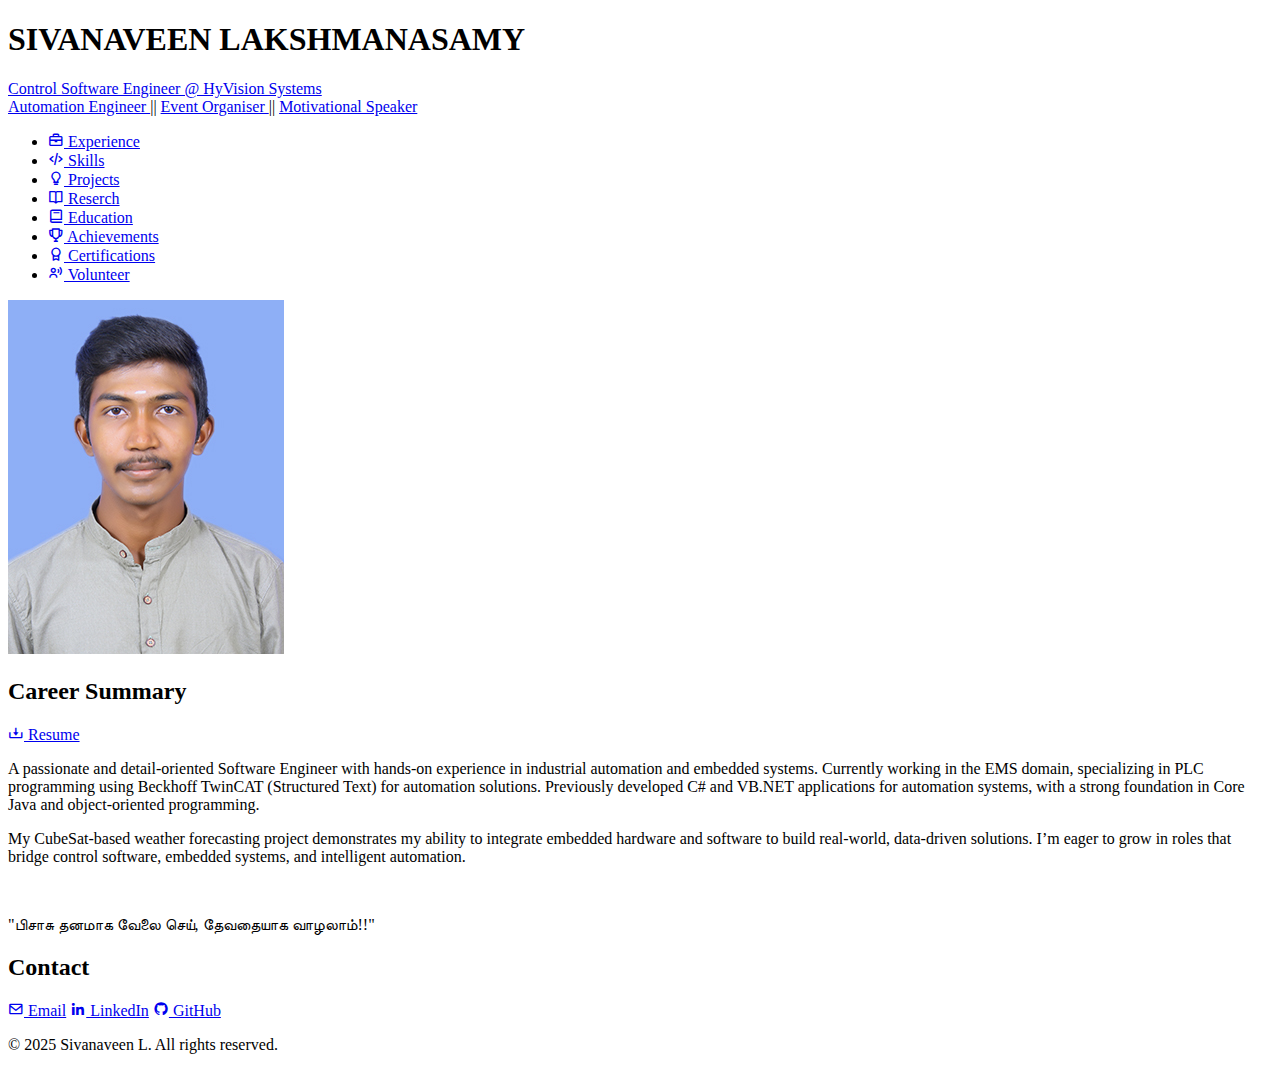
<file: index.html>
<!DOCTYPE html>
<html lang="en">
<head>
  <meta charset="UTF-8" />
  <meta name="viewport" content="width=device-width, initial-scale=1.0" />
  <title>Sivanaveen | Portfolio</title>
  <link rel="stylesheet" href="style.css" />
  <script src="script.js" defer></script>
  <link href="https://unpkg.com/boxicons@2.1.4/css/boxicons.min.css" rel="stylesheet" />
</head>

<body>
  <!-- HEADER -->
  <header class="top-header">
    <h1 class="name">SIVANAVEEN LAKSHMANASAMY</h1>
    <div class="roles">
      <a href="experience.html">Control Software Engineer @ HyVision Systems</a> 
    </div>
    <div class="roles">
      <a href="automation.html">Automation Engineer </a> ||
      <a href="projects.html"> Event Organiser </a> ||
      <a href="education.html">Motivational Speaker</a>
    </div>
  </header>

  <!-- NAVIGATION BAR -->
  <nav class="main-nav">
    <ul>
      <li><a href="experience.html"><i class='bx bx-briefcase'></i> Experience</a></li>
      <li><a href="skills.html"><i class='bx bx-code-alt'></i> Skills</a></li>
      <li><a href="projects.html"><i class='bx bx-bulb'></i> Projects</a></li>
      <li><a href="publications.html"><i class='bx bx-book-open'></i> Reserch </a></li>
      <li><a href="education.html"><i class='bx bx-book'></i> Education</a></li>
      <li><a href="achievements.html"><i class='bx bx-trophy'></i> Achievements</a></li>
    <li><a href="certifications.html"><i class='bx bx-award'></i> Certifications</a></li>
      <li><a href="volunteer.html"><i class='bx bx-user-voice'></i> Volunteer</a></li>
    </ul>
  </nav>

  <!-- CAREER SECTION -->
  <section class="career">
    <div class="career-container">
      <div class="photo-box">
        <img src="Sivanaveen L .jpg" alt="Siva Naveen" />
      </div>

      <div class="career-summary">
        <div class="summary-header">
          <h2>Career Summary</h2>
          <a href="Sivanaveen L Resume.pdf" download class="btn-download">
            <i class='bx bx-download'></i> Resume
          </a>
        </div>

        <p>
          A passionate and detail-oriented Software Engineer with hands-on experience in industrial automation and embedded systems.
          Currently working in the EMS domain, specializing in PLC programming using Beckhoff TwinCAT (Structured Text) for automation solutions.
          Previously developed C# and VB.NET applications for automation systems, with a strong foundation in Core Java and object-oriented programming.
        </p>

        <p>
          My CubeSat-based weather forecasting project demonstrates my ability to integrate embedded hardware and software to build real-world,
          data-driven solutions. I’m eager to grow in roles that bridge control software, embedded systems, and intelligent automation.
        </p>
        <br>
        <p> "பிசாசு தனமாக வேலை செய், தேவதையாக வாழலாம்!!"</p>
      </div>
    </div>
  </section>

  <!-- CONTACT SECTION -->
  <section class="contact">
    <h2>Contact</h2>
    <div class="contact-links">
      <a href="mailto:sivanaveenecemec@gmail.com"><i class='bx bx-envelope'></i> Email</a>
      <a href="https://www.linkedin.com/in/sivanaveen-l/" target="_blank"><i class='bx bxl-linkedin'></i> LinkedIn</a>
      <a href="https://github.com/sivanaveen27072004" target="_blank"><i class='bx bxl-github'></i> GitHub</a>
    </div>
  </section>

  <footer>
    <p>© 2025 Sivanaveen L. All rights reserved.</p>
  </footer>
</body>
</html>
</file>
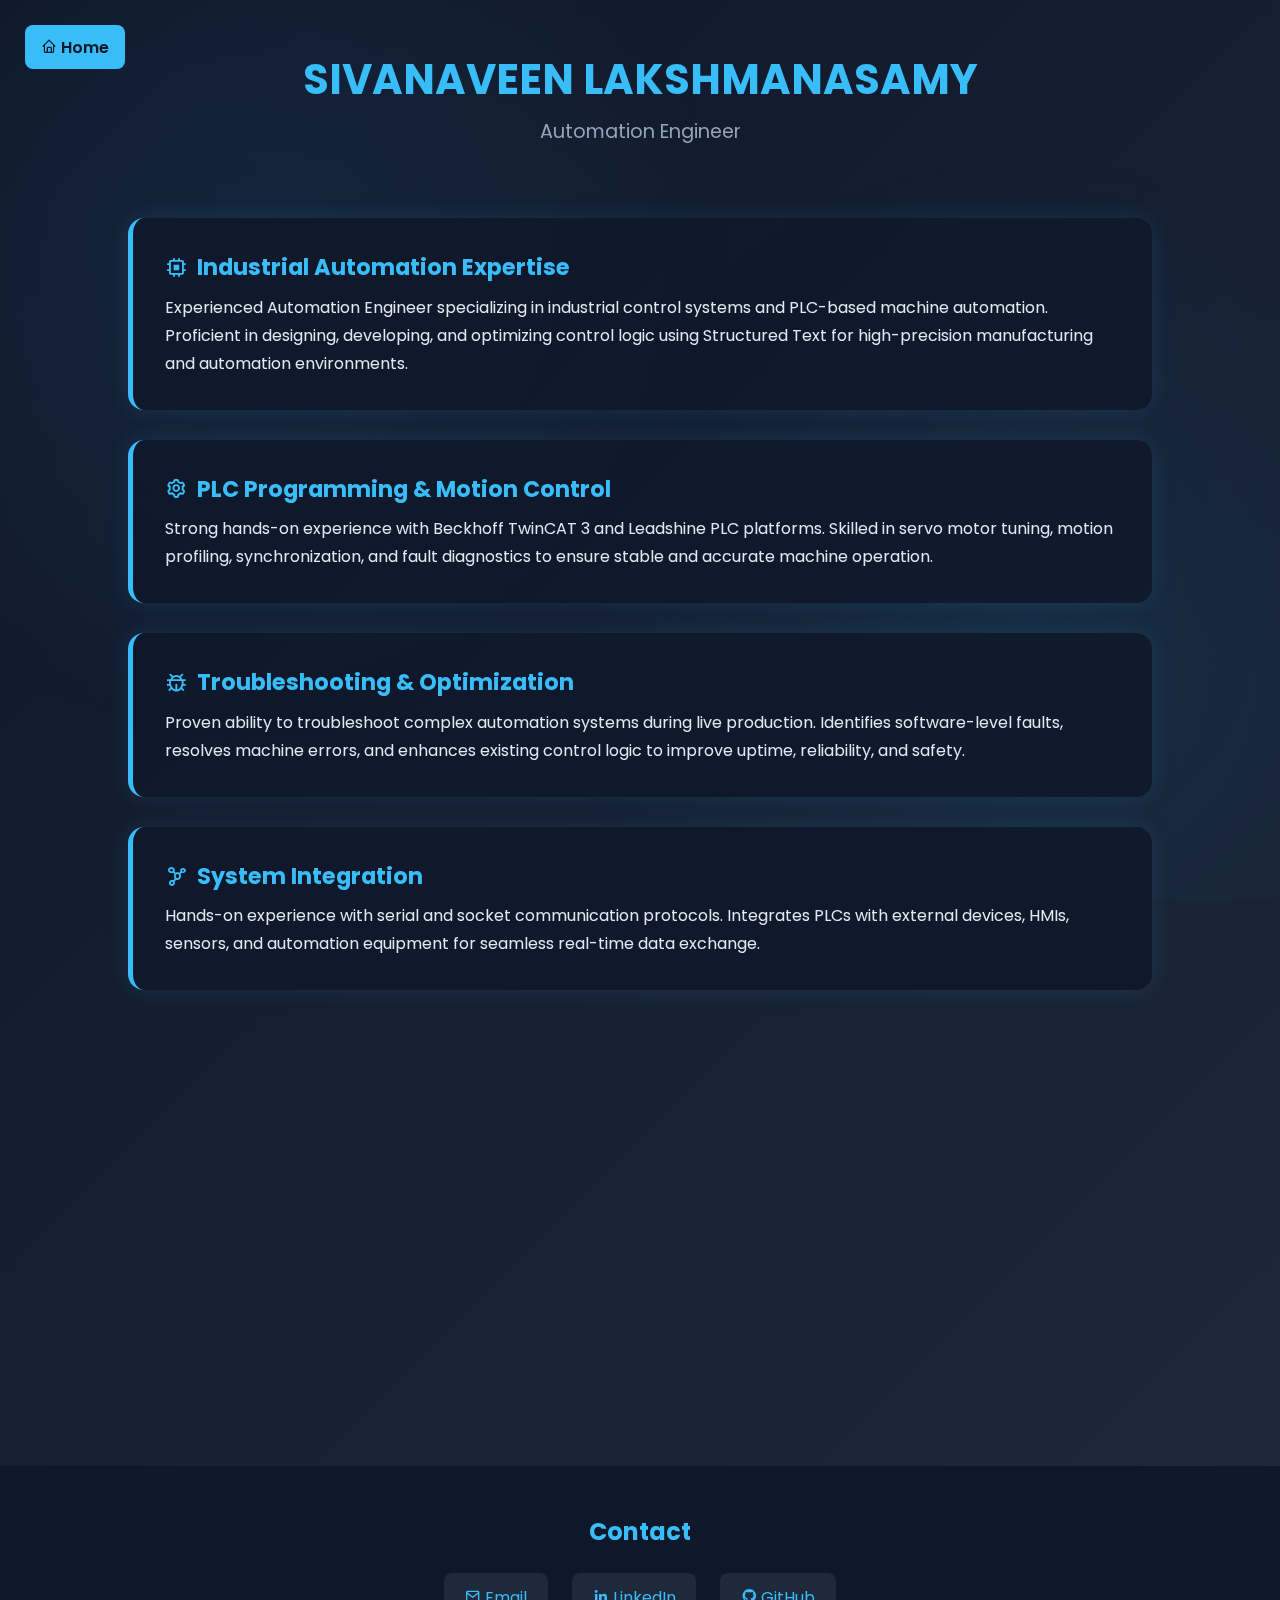
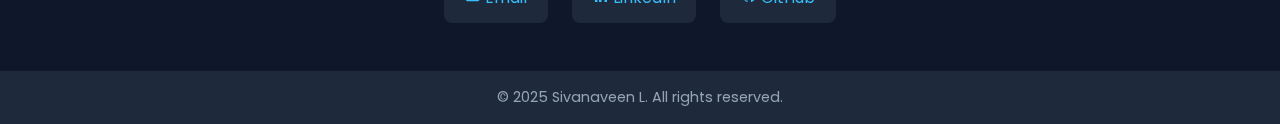
<file: automation.html>
<!DOCTYPE html>
<html lang="en">
<head>
  <meta charset="UTF-8" />
  <meta name="viewport" content="width=device-width, initial-scale=1.0" />
  <title>Automation Engineer | Sivanaveen L</title>

  <!-- Icons -->
  <link href="https://unpkg.com/boxicons@2.1.4/css/boxicons.min.css" rel="stylesheet">

  <!-- CSS -->
  <link rel="stylesheet" href="automation.css">
</head>

<body class="automation-page">

  <!-- BACKGROUND MOTION -->
  <div class="bg-motion"></div>

  <!-- HEADER -->
  <header class="auto-header">
    <a href="index.html" class="home-btn"><i class='bx bx-home'></i> Home</a>
    <h1>SIVANAVEEN LAKSHMANASAMY</h1>
    <p>Automation Engineer</p>
  </header>

  <!-- CONTENT -->
  <section class="automation-section">

    <div class="auto-card">
      <h3><i class='bx bx-chip icon-animate'></i> Industrial Automation Expertise</h3>
      <p>
        Experienced Automation Engineer specializing in industrial control systems and PLC-based machine automation.
        Proficient in designing, developing, and optimizing control logic using Structured Text for high-precision
        manufacturing and automation environments.
      </p>
    </div>

    <div class="auto-card">
      <h3><i class='bx bx-cog gear'></i> PLC Programming & Motion Control</h3>
      <p>
        Strong hands-on experience with Beckhoff TwinCAT 3 and Leadshine PLC platforms.
        Skilled in servo motor tuning, motion profiling, synchronization, and fault diagnostics
        to ensure stable and accurate machine operation.
      </p>
    </div>

    <div class="auto-card">
      <h3><i class='bx bx-bug icon-animate'></i> Troubleshooting & Optimization</h3>
      <p>
        Proven ability to troubleshoot complex automation systems during live production.
        Identifies software-level faults, resolves machine errors, and enhances existing control logic
        to improve uptime, reliability, and safety.
      </p>
    </div>

    <div class="auto-card">
      <h3><i class='bx bx-network-chart icon-animate'></i> System Integration</h3>
      <p>
        Hands-on experience with serial and socket communication protocols.
        Integrates PLCs with external devices, HMIs, sensors, and automation equipment
        for seamless real-time data exchange.
      </p>
    </div>

    <div class="auto-card">
      <h3><i class='bx bx-group icon-animate'></i> Cross-Functional Collaboration</h3>
      <p>
        Works closely with mechanical, electrical, and production teams.
        Collaborates with customer engineers and stakeholders to validate system behavior,
        support NPI & MP phases, and ensure smooth production flow.
      </p>
    </div>

    <div class="auto-card">
      <h3><i class='bx bx-file icon-animate'></i> Documentation & Standards</h3>
      <p>
        Maintains clear and professional documentation for control logic changes,
        system configurations, and troubleshooting procedures.
        Ensures compliance with industrial standards and best practices.
      </p>
    </div>

  </section>

  <!-- CONTACT -->
  <section class="contact">
    <h2>Contact</h2>
    <div class="contact-links">
      <a href="mailto:sivanaveenecemec@gmail.com"><i class='bx bx-envelope'></i> Email</a>
      <a href="https://www.linkedin.com/in/sivanaveen-l/" target="_blank"><i class='bx bxl-linkedin'></i> LinkedIn</a>
      <a href="https://github.com/sivanaveen27072004" target="_blank"><i class='bx bxl-github'></i> GitHub</a>
    </div>
  </section>

  <!-- FOOTER -->
  <footer>
    <p>© 2025 Sivanaveen L. All rights reserved.</p>
  </footer>

  <!-- JS -->
  <script src="automation.js"></script>
</body>
</html>
</file>
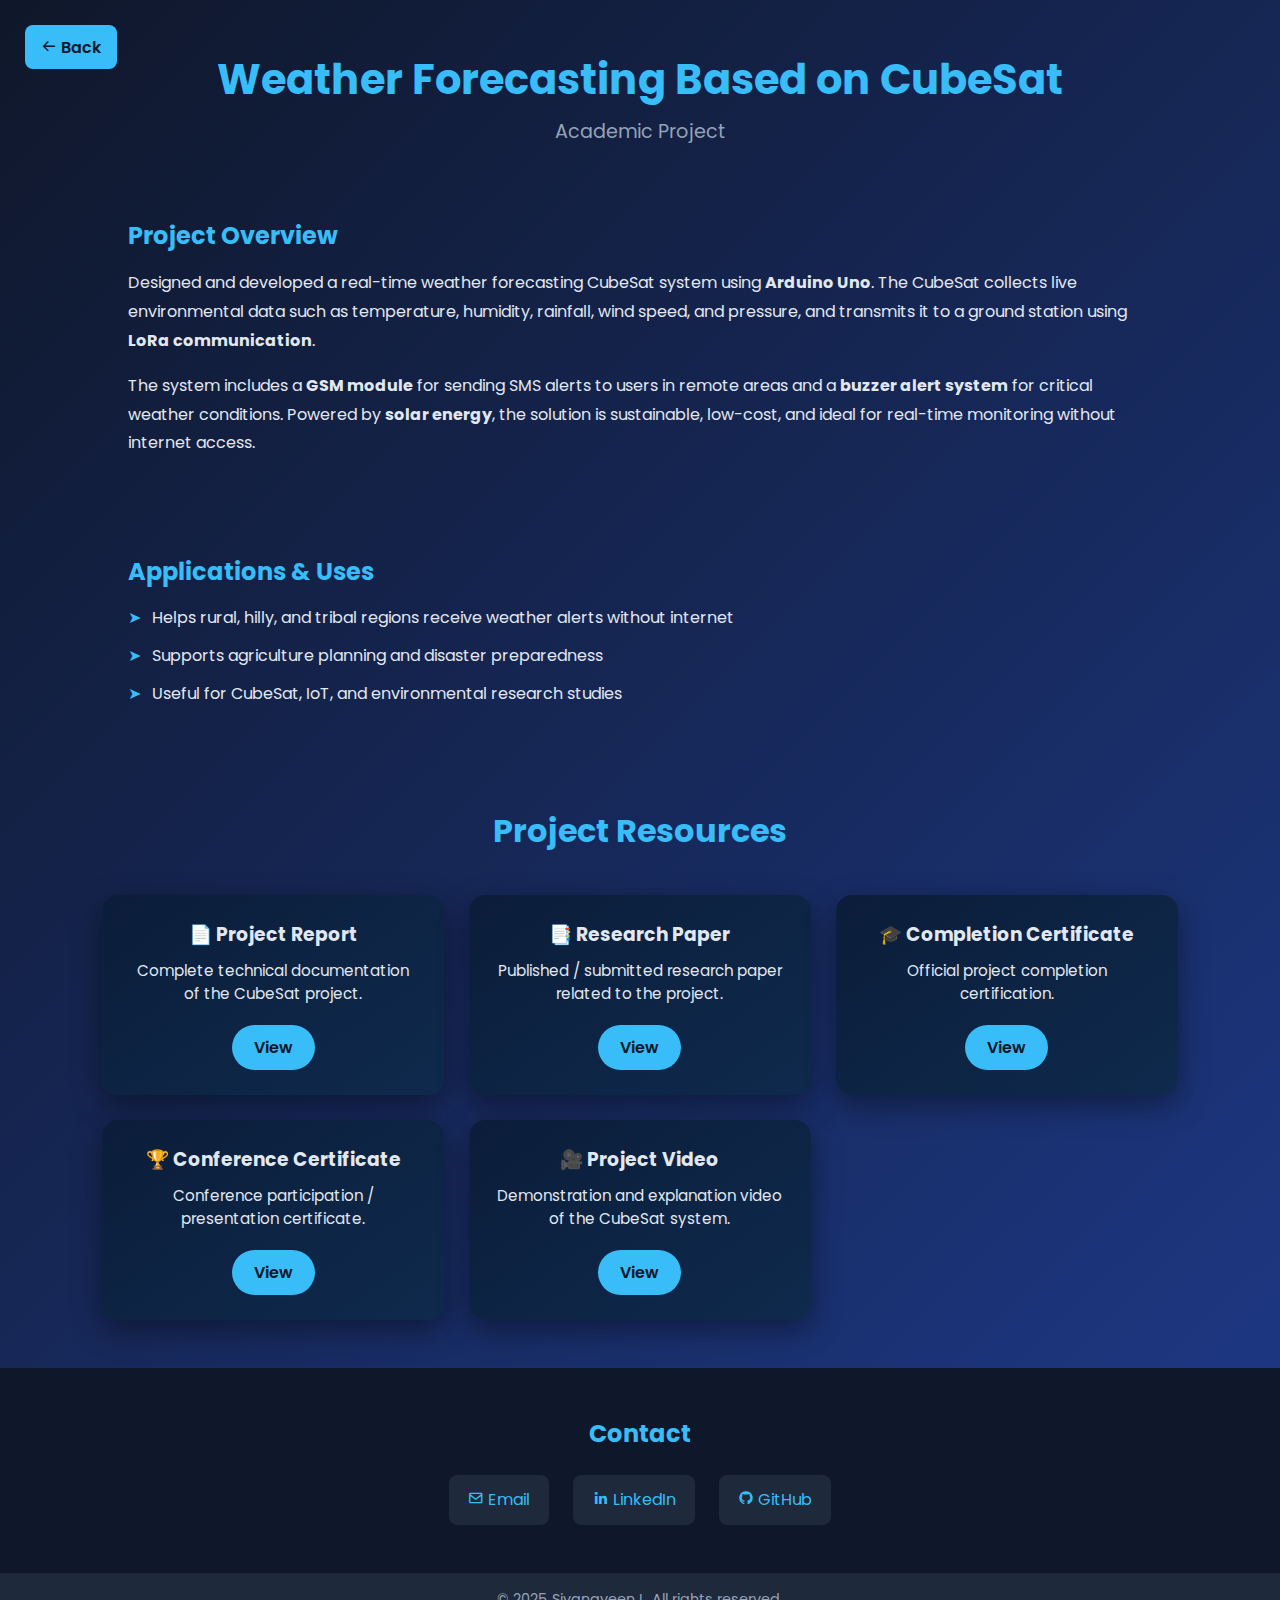
<file: cubesat.html>
<!DOCTYPE html>
<html lang="en">
<head>
  <meta charset="UTF-8">
  <meta name="viewport" content="width=device-width, initial-scale=1.0">
  <title>CubeSat Project | Sivanaveen</title>

  <link rel="stylesheet" href="cubesat.css">
  <link href="https://unpkg.com/boxicons@2.1.4/css/boxicons.min.css" rel="stylesheet">
</head>

<body>

  <!-- HEADER -->
  <header class="project-header">
    <a href="projects.html" class="home-btn">
      <i class='bx bx-arrow-back'></i> Back
    </a>

    <h1>Weather Forecasting Based on CubeSat</h1>
    <p class="subtitle">Academic Project</p>
  </header>

  <!-- PROJECT DESCRIPTION -->
  <section class="project-description">
    <h2>Project Overview</h2>
    <p>
      Designed and developed a real-time weather forecasting CubeSat system using <b>Arduino Uno</b>.
      The CubeSat collects live environmental data such as temperature, humidity, rainfall, wind speed,
      and pressure, and transmits it to a ground station using <b>LoRa communication</b>.
    </p>

    <p>
      The system includes a <b>GSM module</b> for sending SMS alerts to users in remote areas and a
      <b>buzzer alert system</b> for critical weather conditions. Powered by <b>solar energy</b>,
      the solution is sustainable, low-cost, and ideal for real-time monitoring without internet access.
    </p>
  </section>

  <!-- USE CASES -->
  <section class="use-cases">
    <h2>Applications & Uses</h2>
    <ul>
      <li>Helps rural, hilly, and tribal regions receive weather alerts without internet</li>
      <li>Supports agriculture planning and disaster preparedness</li>
      <li>Useful for CubeSat, IoT, and environmental research studies</li>
    </ul>
  </section>

  <!-- ANIMATED RESOURCE CARDS -->
  <section class="cubesat-resources">

    <h2 class="section-title">Project Resources</h2>

    <div class="resource-grid">

      <div class="resource-card">
        <h3>📄 Project Report</h3>
        <p>Complete technical documentation of the CubeSat project.</p>
        <a href="#" target="_blank" class="resource-btn">View</a>
      </div>

      <div class="resource-card">
        <h3>📑 Research Paper</h3>
        <p>Published / submitted research paper related to the project.</p>
        <a href="#" target="_blank" class="resource-btn">View</a>
      </div>

      <div class="resource-card">
        <h3>🎓 Completion Certificate</h3>
        <p>Official project completion certification.</p>
        <a href="#" target="_blank" class="resource-btn">View</a>
      </div>

      <div class="resource-card">
        <h3>🏆 Conference Certificate</h3>
        <p>Conference participation / presentation certificate.</p>
        <a href="#" target="_blank" class="resource-btn">View</a>
      </div>

      <div class="resource-card">
        <h3>🎥 Project Video</h3>
        <p>Demonstration and explanation video of the CubeSat system.</p>
        <a href="#" target="_blank" class="resource-btn">View</a>
      </div>

    </div>
  </section>

  <!-- CONTACT -->
  <section class="contact">
    <h2>Contact</h2>
    <div class="contact-links">
      <a href="mailto:sivanaveenecemec@gmail.com"><i class='bx bx-envelope'></i> Email</a>
      <a href="https://www.linkedin.com/in/sivanaveen-l/" target="_blank"><i class='bx bxl-linkedin'></i> LinkedIn</a>
      <a href="https://github.com/sivanaveen27072004" target="_blank"><i class='bx bxl-github'></i> GitHub</a>
    </div>
  </section>

  <!-- FOOTER -->
  <footer>
    <p>© 2025 Sivanaveen L. All rights reserved.</p>
  </footer>

</body>
</html>
</file>
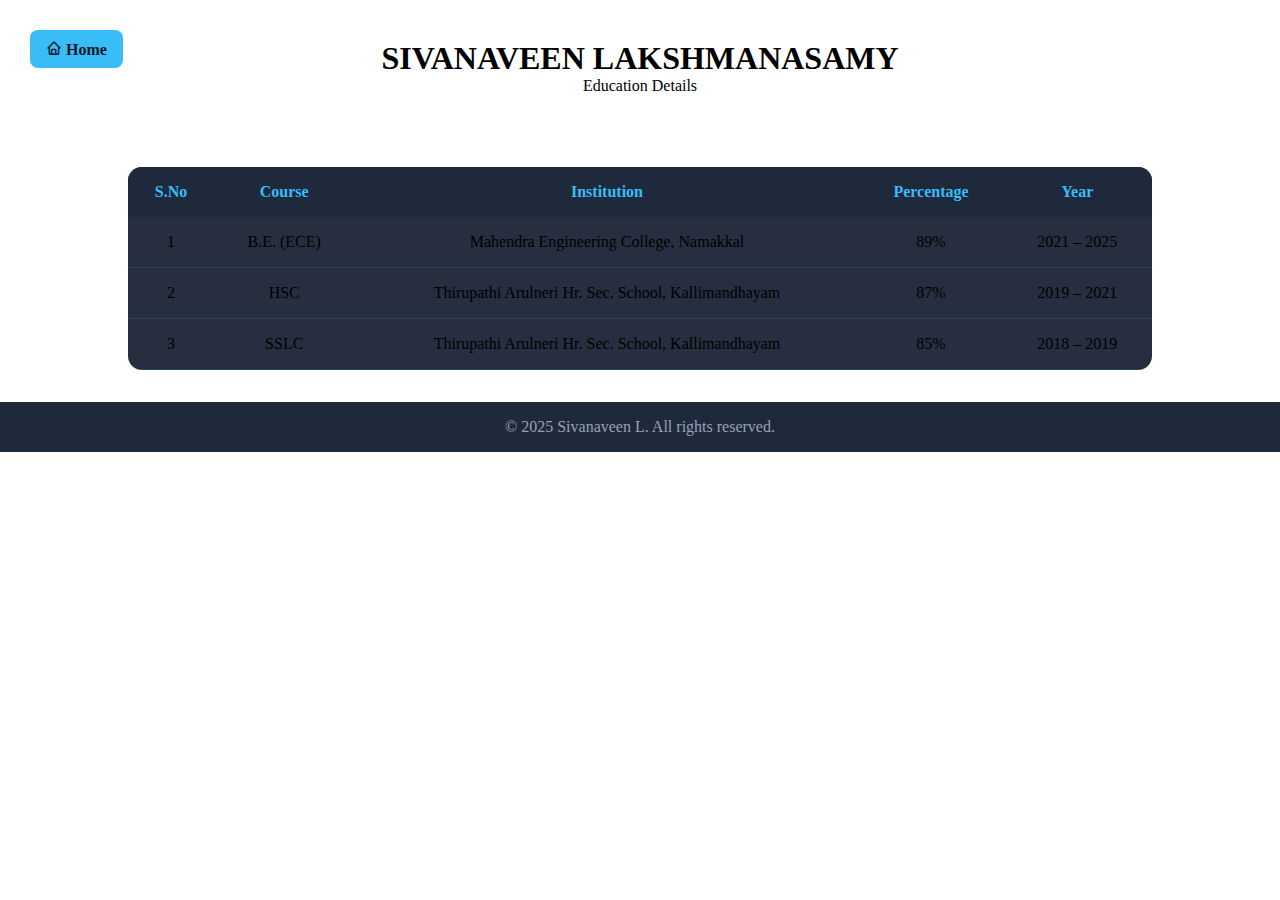
<file: Education.html>
<!DOCTYPE html>
<html lang="en">
<head>
  <meta charset="UTF-8">
  <meta name="viewport" content="width=device-width, initial-scale=1.0">
  <title>Education | Sivanaveen</title>
  <link rel="stylesheet" href="education.css">
  <link href="https://unpkg.com/boxicons@2.1.4/css/boxicons.min.css" rel="stylesheet">
</head>
<body>

  <!-- HEADER -->
  <header class="edu-header">
    <h1 class="name">SIVANAVEEN LAKSHMANASAMY</h1>
    <p class="subtitle">Education Details</p>
  </header>

  <!-- HOME BUTTON -->
  <div class="home-btn-container">
    <a href="index.html" class="home-btn"><i class='bx bx-home'></i> Home</a>
  </div>

  <!-- EDUCATION TABLE SECTION -->
  <section class="education-section">
    <table class="education-table">
      <thead>
        <tr>
          <th>S.No</th>
          <th>Course</th>
          <th>Institution</th>
          <th>Percentage</th>
          <th>Year</th>
        </tr>
      </thead>
      <tbody>
        <tr>
          <td>1</td>
          <td>B.E. (ECE)</td>
          <td>Mahendra Engineering College, Namakkal</td>
          <td>89%</td>
          <td>2021 – 2025</td>
        </tr>
        <tr>
          <td>2</td>
          <td>HSC</td>
          <td>Thirupathi Arulneri Hr. Sec. School, Kallimandhayam</td>
          <td>87%</td>
          <td>2019 – 2021</td>
        </tr>
        <tr>
          <td>3</td>
          <td>SSLC</td>
          <td>Thirupathi Arulneri Hr. Sec. School, Kallimandhayam</td>
          <td>85%</td>
          <td>2018 – 2019</td>
        </tr>
      </tbody>
    </table>
  </section>

  <footer>
    <p>© 2025 Sivanaveen L. All rights reserved.</p>
  </footer>

</body>
</html>
</file>
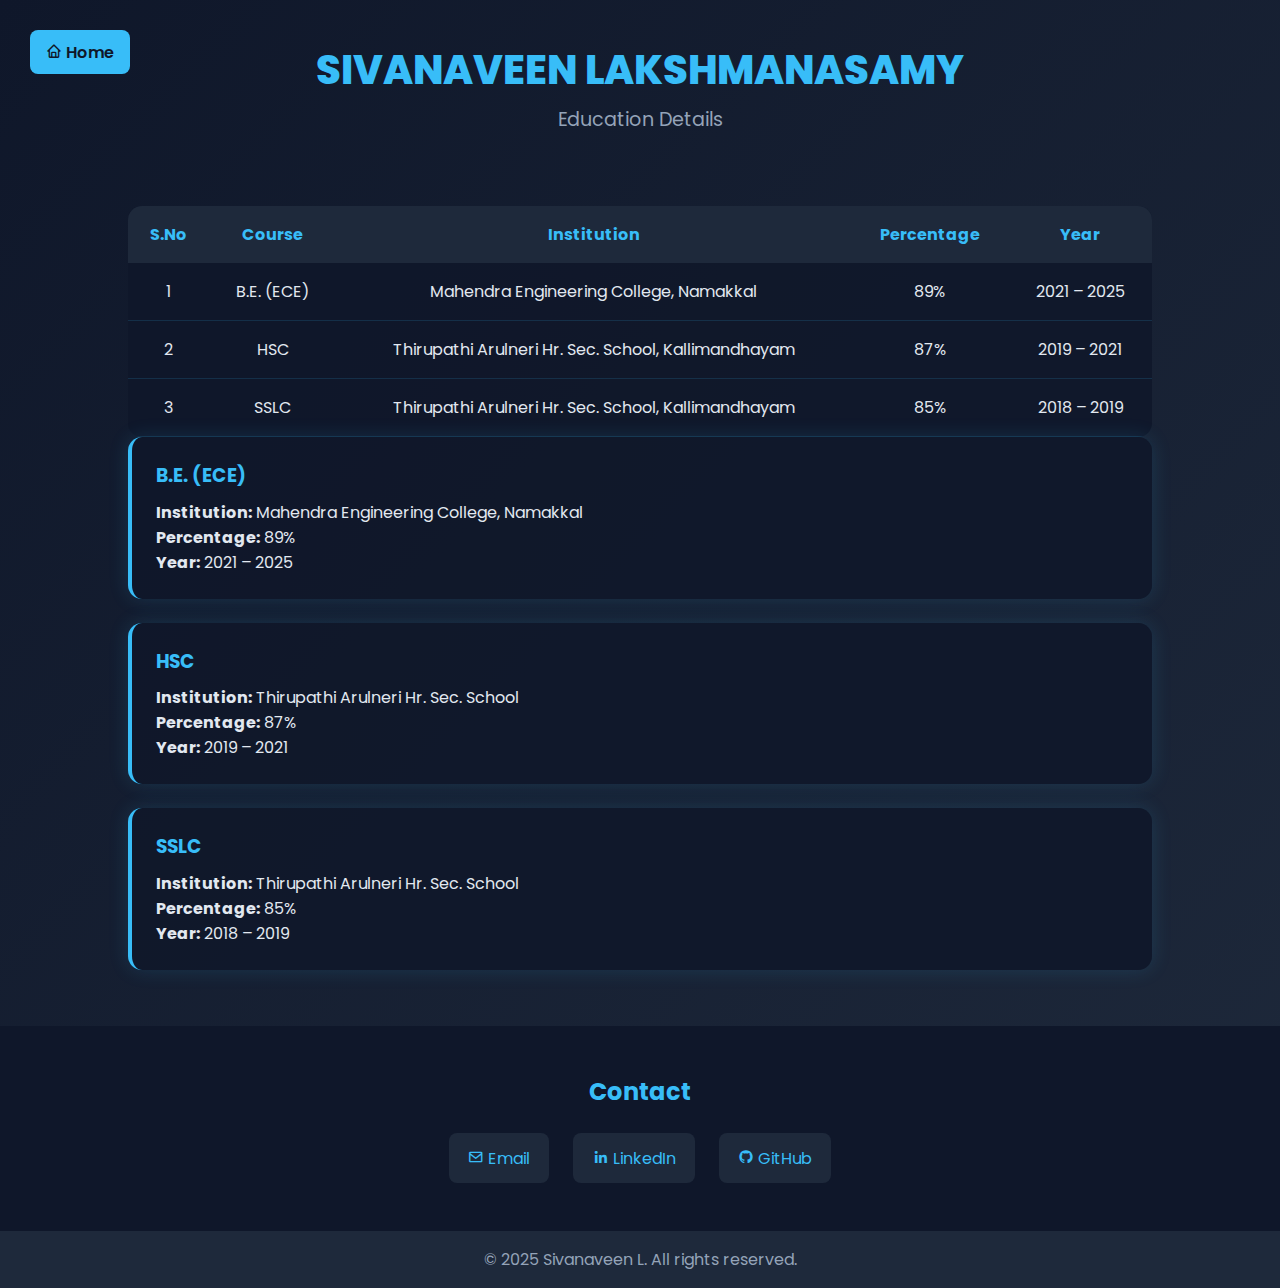
<file: education.html>
<!DOCTYPE html>
<html lang="en">
<head>
  <meta charset="UTF-8" />
  <meta name="viewport" content="width=device-width, initial-scale=1.0" />
  <title>Education | Sivanaveen</title>

  <link rel="stylesheet" href="education.css" />
  <link href="https://unpkg.com/boxicons@2.1.4/css/boxicons.min.css" rel="stylesheet" />
</head>

<body class="education-page">

  <!-- HEADER -->
  <header class="edu-header">
    <a href="index.html" class="home-btn">
      <i class='bx bx-home'></i> Home
    </a>

    <h1 class="edu-name">SIVANAVEEN LAKSHMANASAMY</h1>
    <p class="edu-subtitle">Education Details</p>
  </header>

  <!-- EDUCATION -->
  <section class="education-section">

    <!-- TABLE (PC ONLY) -->
    <table class="education-table">
      <thead>
        <tr>
          <th>S.No</th>
          <th>Course</th>
          <th>Institution</th>
          <th>Percentage</th>
          <th>Year</th>
        </tr>
      </thead>
      <tbody>
        <tr>
          <td>1</td>
          <td>B.E. (ECE)</td>
          <td>Mahendra Engineering College, Namakkal</td>
          <td>89%</td>
          <td>2021 – 2025</td>
        </tr>
        <tr>
          <td>2</td>
          <td>HSC</td>
          <td>Thirupathi Arulneri Hr. Sec. School, Kallimandhayam</td>
          <td>87%</td>
          <td>2019 – 2021</td>
        </tr>
        <tr>
          <td>3</td>
          <td>SSLC</td>
          <td>Thirupathi Arulneri Hr. Sec. School, Kallimandhayam</td>
          <td>85%</td>
          <td>2018 – 2019</td>
        </tr>
      </tbody>
    </table>

    <!-- MOBILE CARDS -->
    <div class="edu-cards">
      <div class="edu-card">
        <h3>B.E. (ECE)</h3>
        <p><b>Institution:</b> Mahendra Engineering College, Namakkal</p>
        <p><b>Percentage:</b> 89%</p>
        <p><b>Year:</b> 2021 – 2025</p>
      </div>

      <div class="edu-card">
        <h3>HSC</h3>
        <p><b>Institution:</b> Thirupathi Arulneri Hr. Sec. School</p>
        <p><b>Percentage:</b> 87%</p>
        <p><b>Year:</b> 2019 – 2021</p>
      </div>

      <div class="edu-card">
        <h3>SSLC</h3>
        <p><b>Institution:</b> Thirupathi Arulneri Hr. Sec. School</p>
        <p><b>Percentage:</b> 85%</p>
        <p><b>Year:</b> 2018 – 2019</p>
      </div>
    </div>

  </section>

  <!-- CONTACT -->
  <section class="contact">
    <h2>Contact</h2>
    <div class="contact-links">
      <a href="mailto:sivanaveenecemec@gmail.com">
        <i class='bx bx-envelope'></i> Email
      </a>
      <a href="https://www.linkedin.com" target="_blank">
        <i class='bx bxl-linkedin'></i> LinkedIn
      </a>
      <a href="https://github.com/sivanaveen27072004" target="_blank">
        <i class='bx bxl-github'></i> GitHub
      </a>
    </div>
  </section>

  <!-- FOOTER -->
  <footer>
    <p>© 2025 Sivanaveen L. All rights reserved.</p>
  </footer>

</body>
</html>
</file>
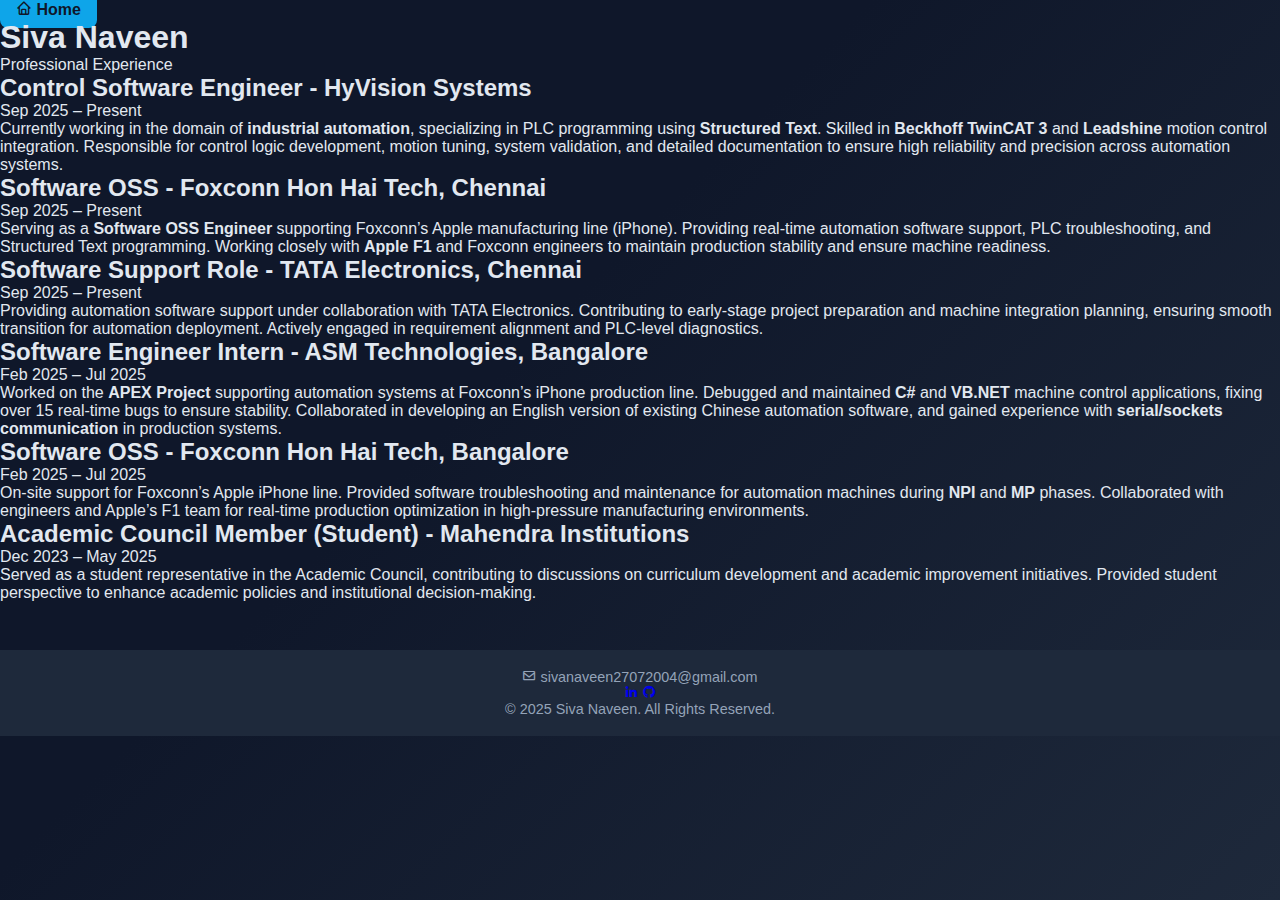
<file: experience.html>
<!DOCTYPE html>
<html lang="en">
<head>
  <meta charset="UTF-8" />
  <meta name="viewport" content="width=device-width, initial-scale=1.0" />
  <title>Experience - Siva Naveen</title>
  <link rel="stylesheet" href="experience.css" />
  <link href="https://unpkg.com/boxicons@2.1.4/css/boxicons.min.css" rel="stylesheet" />
</head>
<body class="experience-page">

  <!-- Header -->
  <header class="exp-header">
    <a href="index.html" class="home-btn"><i class='bx bx-home'></i> Home</a>
    <h1 class="exp-name">Siva Naveen</h1>
    <p class="exp-subtitle">Professional Experience</p>
  </header>

  <!-- Experience Section -->
  <section class="experience-container">
    
    <div class="exp-card">
      <h2>Control Software Engineer <span>- HyVision Systems</span></h2>
      <p class="exp-date">Sep 2025 – Present</p>
      <p>
        Currently working in the domain of <b>industrial automation</b>, specializing in PLC programming using <b>Structured Text</b>.
        Skilled in <b>Beckhoff TwinCAT 3</b> and <b>Leadshine</b> motion control integration. Responsible for
        control logic development, motion tuning, system validation, and detailed documentation to ensure high reliability
        and precision across automation systems.
      </p>
    </div>

    <div class="exp-card">
      <h2>Software OSS <span>- Foxconn Hon Hai Tech, Chennai</span></h2>
      <p class="exp-date">Sep 2025 – Present</p>
      <p>
        Serving as a <b>Software OSS Engineer</b> supporting Foxconn’s Apple manufacturing line (iPhone). 
        Providing real-time automation software support, PLC troubleshooting, and Structured Text programming. 
        Working closely with <b>Apple F1</b> and Foxconn engineers to maintain production stability and ensure
        machine readiness.
      </p>
    </div>

    <div class="exp-card">
      <h2>Software Support Role <span>- TATA Electronics, Chennai</span></h2>
      <p class="exp-date">Sep 2025 – Present</p>
      <p>
        Providing automation software support under collaboration with TATA Electronics. Contributing to early-stage project
        preparation and machine integration planning, ensuring smooth transition for automation deployment. 
        Actively engaged in requirement alignment and PLC-level diagnostics.
      </p>
    </div>

    <div class="exp-card">
      <h2>Software Engineer Intern <span>- ASM Technologies, Bangalore</span></h2>
      <p class="exp-date">Feb 2025 – Jul 2025</p>
      <p>
        Worked on the <b>APEX Project</b> supporting automation systems at Foxconn’s iPhone production line. 
        Debugged and maintained <b>C#</b> and <b>VB.NET</b> machine control applications, fixing over 15 real-time bugs 
        to ensure stability. Collaborated in developing an English version of existing Chinese automation software, 
        and gained experience with <b>serial/sockets communication</b> in production systems.
      </p>
    </div>

    <div class="exp-card">
      <h2>Software OSS <span>- Foxconn Hon Hai Tech, Bangalore</span></h2>
      <p class="exp-date">Feb 2025 – Jul 2025</p>
      <p>
        On-site support for Foxconn’s Apple iPhone line. Provided software troubleshooting and maintenance for automation
        machines during <b>NPI</b> and <b>MP</b> phases. Collaborated with engineers and Apple’s F1 team for real-time 
        production optimization in high-pressure manufacturing environments.
      </p>
    </div>

    <div class="exp-card">
      <h2>Academic Council Member (Student) <span>- Mahendra Institutions</span></h2>
      <p class="exp-date">Dec 2023 – May 2025</p>
      <p>
        Served as a student representative in the Academic Council, contributing to discussions on curriculum development 
        and academic improvement initiatives. Provided student perspective to enhance academic policies and 
        institutional decision-making.
      </p>
    </div>

  </section>

  <!-- Footer -->
  <footer class="footer">
    <div class="contact">
      <p><i class='bx bx-envelope'></i> sivanaveen27072004@gmail.com</p>
      <p>
        <a href="https://www.linkedin.com/in/sivanaveen" target="_blank"><i class='bx bxl-linkedin'></i></a>
        <a href="https://github.com/sivanaveen27072004" target="_blank"><i class='bx bxl-github'></i></a>
      </p>
    </div>
    <p class="copyright">© 2025 Siva Naveen. All Rights Reserved.</p>
  </footer>

</body>
</html>
</file>
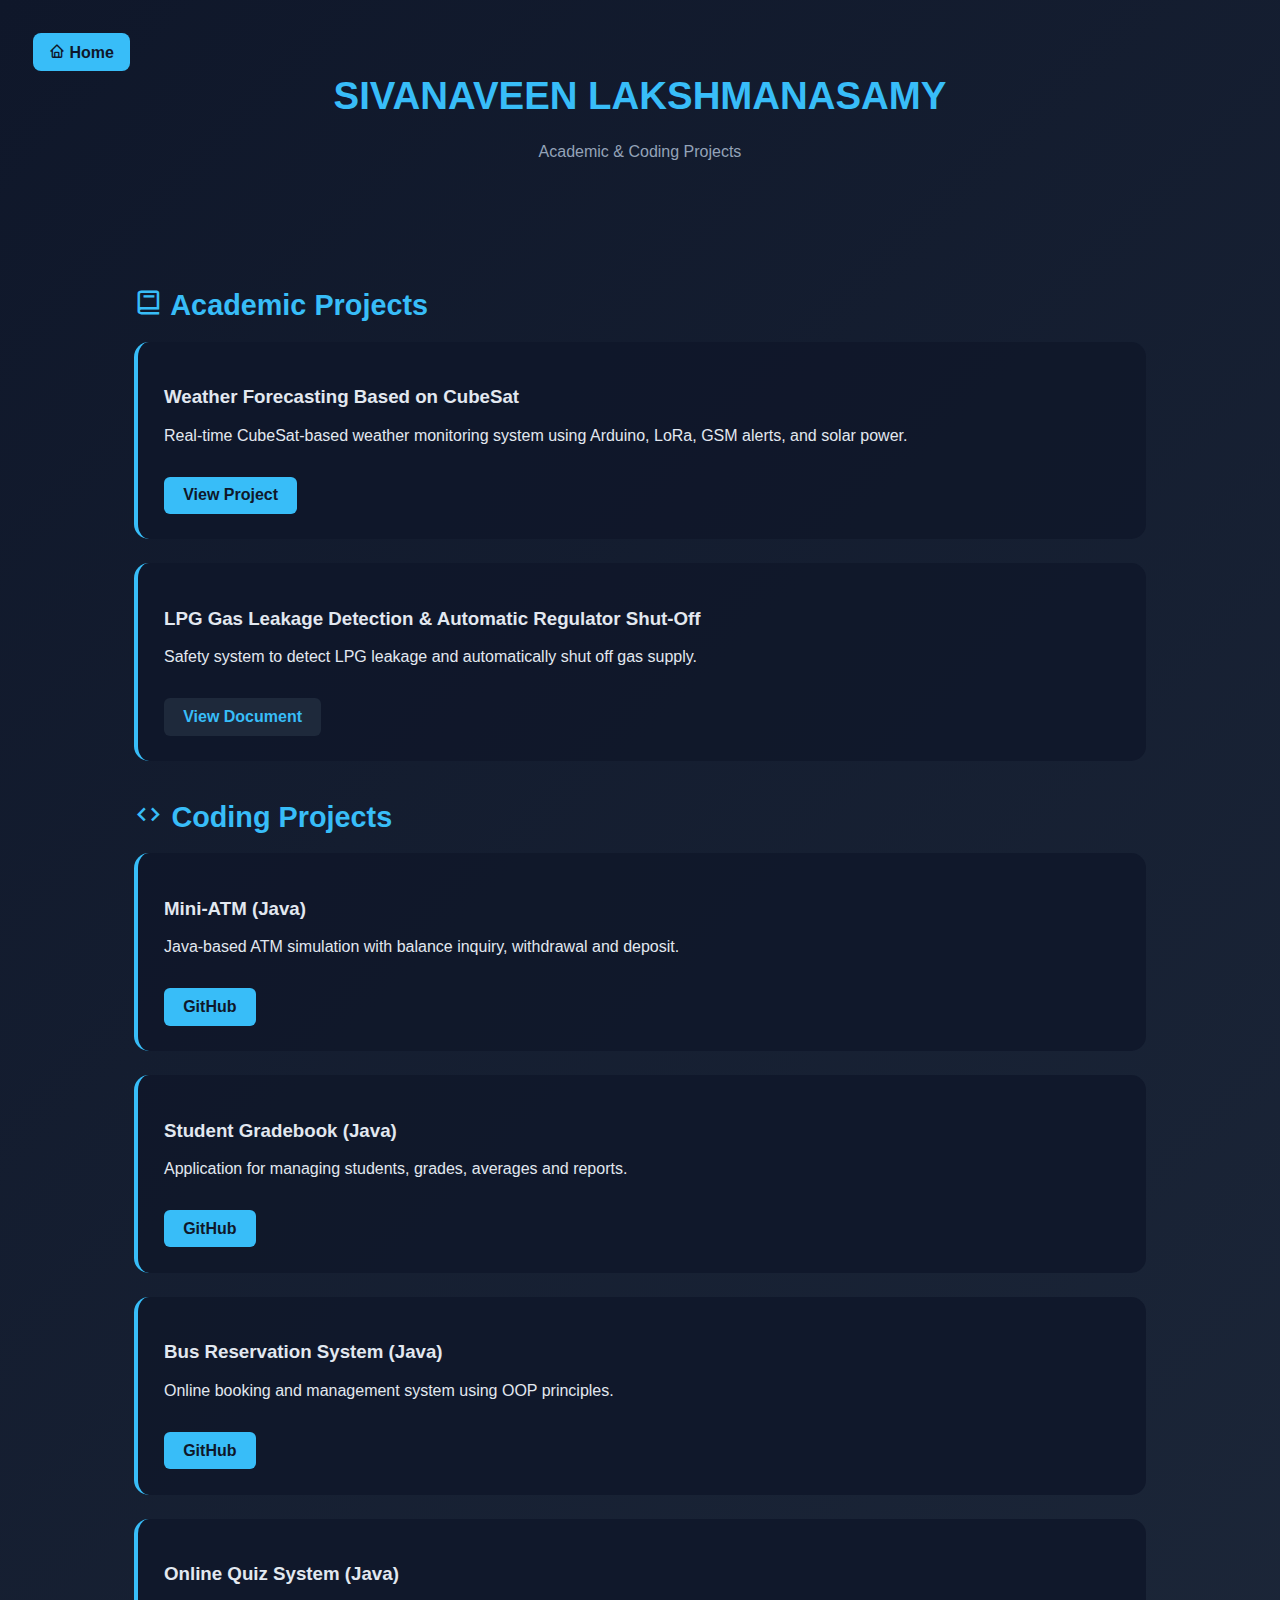
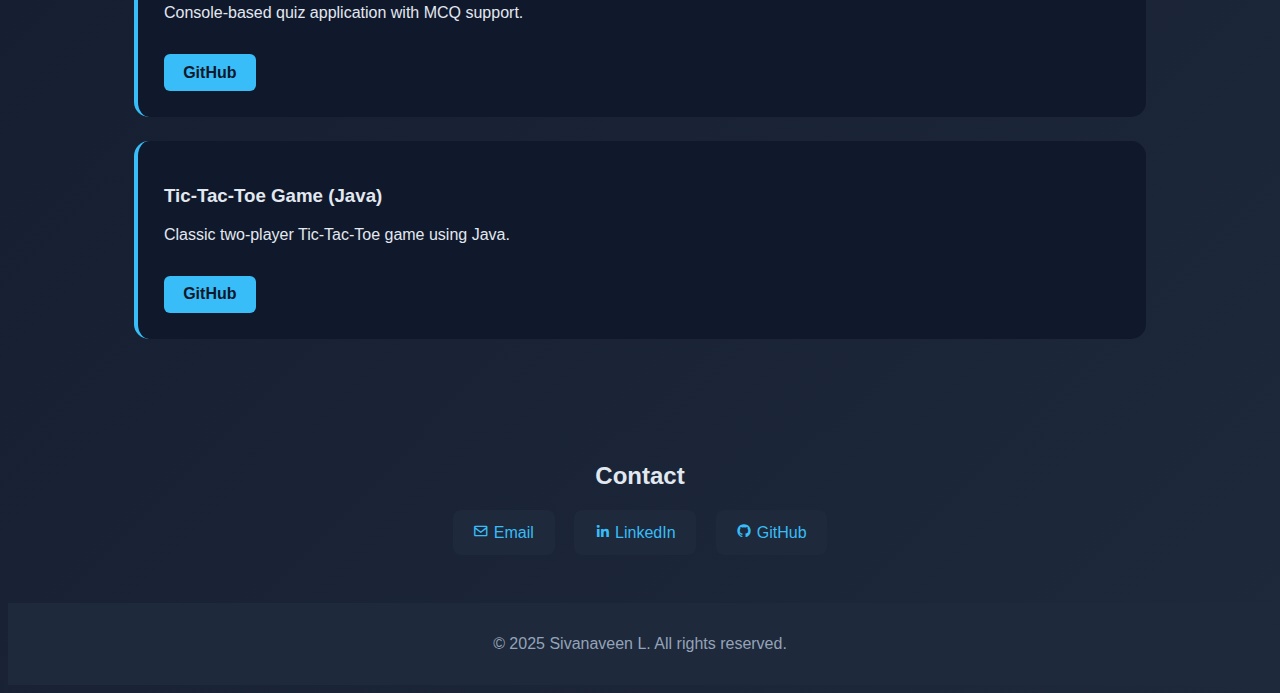
<file: projects.html>
<!DOCTYPE html>
<html lang="en">
<head>
  <meta charset="UTF-8" />
  <meta name="viewport" content="width=device-width, initial-scale=1.0" />
  <title>Projects | Sivanaveen</title>

  <link rel="stylesheet" href="projects.css" />
  <link href="https://unpkg.com/boxicons@2.1.4/css/boxicons.min.css" rel="stylesheet" />
</head>

<body class="projects-page">

  <!-- HEADER -->
  <header class="proj-header">
    <a href="index.html" class="home-btn"><i class='bx bx-home'></i> Home</a>
    <h1 class="proj-name">SIVANAVEEN LAKSHMANASAMY</h1>
    <p class="proj-subtitle">Academic & Coding Projects</p>
  </header>

  <!-- PROJECTS -->
  <section class="projects-section">

    <!-- ACADEMIC PROJECTS -->
    <h2 class="section-title"><i class='bx bx-book'></i> Academic Projects</h2>

    <div class="project-card">
      <h3>Weather Forecasting Based on CubeSat</h3>
      <p>
        Real-time CubeSat-based weather monitoring system using Arduino, LoRa,
        GSM alerts, and solar power.
      </p>
      <a href="cubesat.html" class="btn primary">View Project</a>
    </div>

    <div class="project-card">
      <h3>LPG Gas Leakage Detection & Automatic Regulator Shut-Off</h3>
      <p>
        Safety system to detect LPG leakage and automatically shut off gas supply.
      </p>
      <a href="YOUR_DRIVE_LINK" target="_blank" class="btn secondary">
        View Document
      </a>
    </div>

    <!-- CODING PROJECTS -->
    <h2 class="section-title"><i class='bx bx-code'></i> Coding Projects</h2>

    <div class="project-card">
      <h3>Mini-ATM (Java)</h3>
      <p>
        Java-based ATM simulation with balance inquiry, withdrawal and deposit.
      </p>
      <a href="YOUR_GITHUB_LINK" target="_blank" class="btn primary">GitHub</a>
    </div>

    <div class="project-card">
      <h3>Student Gradebook (Java)</h3>
      <p>
        Application for managing students, grades, averages and reports.
      </p>
      <a href="YOUR_GITHUB_LINK" target="_blank" class="btn primary">GitHub</a>
    </div>

    <div class="project-card">
      <h3>Bus Reservation System (Java)</h3>
      <p>
        Online booking and management system using OOP principles.
      </p>
      <a href="YOUR_GITHUB_LINK" target="_blank" class="btn primary">GitHub</a>
    </div>

    <div class="project-card">
      <h3>Online Quiz System (Java)</h3>
      <p>
        Console-based quiz application with MCQ support.
      </p>
      <a href="YOUR_GITHUB_LINK" target="_blank" class="btn primary">GitHub</a>
    </div>

    <div class="project-card">
      <h3>Tic-Tac-Toe Game (Java)</h3>
      <p>
        Classic two-player Tic-Tac-Toe game using Java.
      </p>
      <a href="YOUR_GITHUB_LINK" target="_blank" class="btn primary">GitHub</a>
    </div>

  </section>

  <!-- CONTACT -->
  <section class="contact">
    <h2>Contact</h2>
    <div class="contact-links">
      <a href="mailto:sivanaveenecemec@gmail.com"><i class='bx bx-envelope'></i> Email</a>
      <a href="https://www.linkedin.com" target="_blank"><i class='bx bxl-linkedin'></i> LinkedIn</a>
      <a href="https://github.com/sivanaveen27072004" target="_blank"><i class='bx bxl-github'></i> GitHub</a>
    </div>
  </section>

  <footer>
    <p>© 2025 Sivanaveen L. All rights reserved.</p>
  </footer>

</body>
</html>
</file>
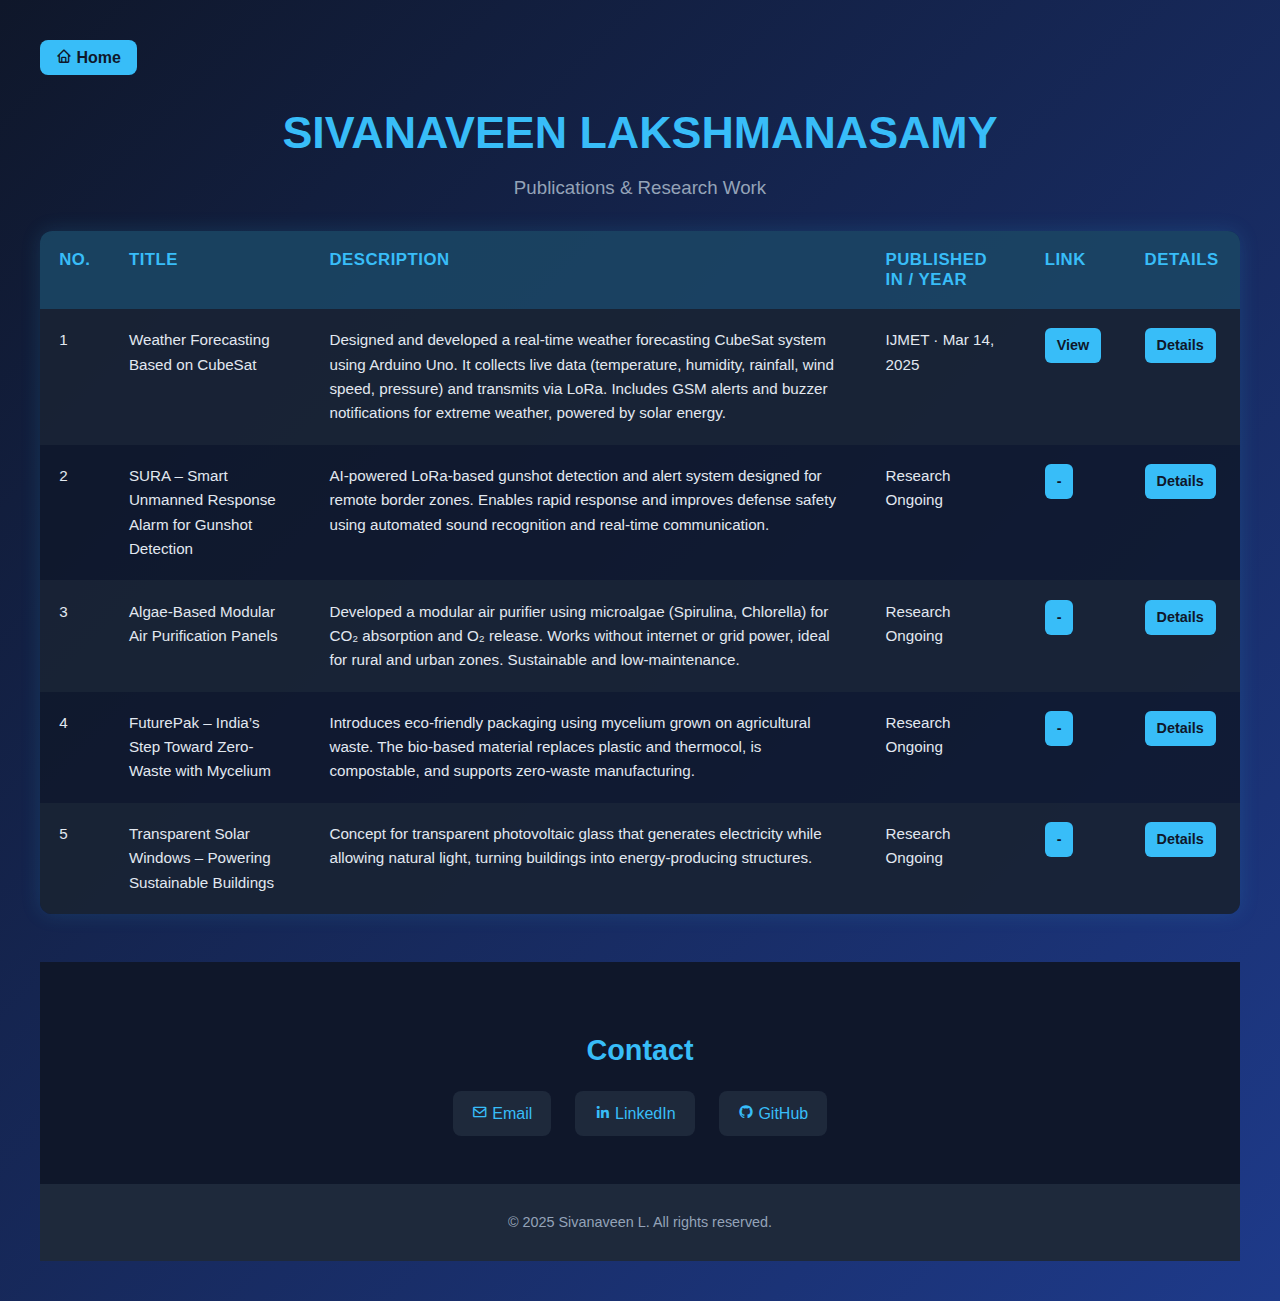
<file: publications.html>
<!DOCTYPE html>
<html lang="en">
<head>
  <meta charset="UTF-8" />
  <meta name="viewport" content="width=device-width, initial-scale=1.0" />
  <title>Publications & Research | Sivanaveen</title>
  <link href="https://unpkg.com/boxicons@2.1.4/css/boxicons.min.css" rel="stylesheet" />
  <link rel="stylesheet" href="style.css" />
  <style>
    body {
      font-family: 'Poppins', sans-serif;
      background: linear-gradient(135deg, #0f172a, #1e3a8a);
      color: #e2e8f0;
      padding: 2rem;
      overflow-x: hidden;
    }

    /* TOP SECTION */
    .top-bar {
      display: flex;
      justify-content: space-between;
      align-items: center;
      margin-bottom: 2rem;
    }

    .home-btn {
      background: #38bdf8;
      color: #0f172a;
      padding: 8px 16px;
      border-radius: 8px;
      text-decoration: none;
      font-weight: 600;
      transition: 0.3s;
    }

    .home-btn:hover {
      background: #0ea5e9;
      transform: scale(1.05);
    }

    h1 {
      font-size: 2.8rem;
      text-align: center;
      color: #38bdf8;
      margin-bottom: 0.3rem;
    }

    h3 {
      text-align: center;
      color: #94a3b8;
      font-weight: 500;
      margin-bottom: 2rem;
    }

    /* TABLE DESIGN */
    table {
      width: 100%;
      max-width: 1200px;
      margin: 0 auto;
      border-collapse: collapse;
      border-radius: 12px;
      overflow: hidden;
      box-shadow: 0 0 20px rgba(56, 189, 248, 0.15);
      background: rgba(15, 23, 42, 0.85);
    }

    th, td {
      padding: 1.2rem;
      text-align: left;
      vertical-align: top;
    }

    th {
      background: rgba(56, 189, 248, 0.25);
      color: #38bdf8;
      font-size: 1.05rem;
      text-transform: uppercase;
      letter-spacing: 0.5px;
    }

    td {
      color: #e2e8f0;
      line-height: 1.6;
      font-size: 0.95rem;
    }

    tr:nth-child(even) {
      background: rgba(30, 41, 59, 0.6);
    }

    tr:hover {
      background: rgba(56, 189, 248, 0.1);
      transition: 0.3s;
    }

    /* BUTTONS */
    .paper-btn, .details-btn {
      background: #38bdf8;
      color: #0f172a;
      padding: 6px 12px;
      border-radius: 6px;
      text-decoration: none;
      font-weight: 600;
      font-size: 0.9rem;
      transition: 0.3s;
      display: inline-block;
      margin-right: 5px;
    }

    .paper-btn:hover, .details-btn:hover {
      background: #0ea5e9;
      transform: scale(1.05);
    }

    /* CONTACT SECTION */
    .contact {
      text-align: center;
      padding: 3rem 1rem;
      background: #0f172a;
      margin-top: 3rem;
    }

    .contact h2 {
      color: #38bdf8;
      font-size: 1.8rem;
      margin-bottom: 1.5rem;
    }

    .contact-links {
      display: flex;
      justify-content: center;
      flex-wrap: wrap;
      gap: 1.5rem;
    }

    .contact-links a {
      text-decoration: none;
      background: #1e293b;
      padding: 0.8rem 1.2rem;
      border-radius: 8px;
      color: #38bdf8;
      transition: 0.3s;
    }

    .contact-links a:hover {
      background: #334155;
    }

    footer {
      text-align: center;
      padding: 1rem 0;
      background: #1e293b;
      color: #94a3b8;
      font-size: 0.9rem;
    }
  </style>
</head>

<body>
  <!-- TOP BAR -->
  <div class="top-bar">
    <a href="index.html" class="home-btn"><i class='bx bx-home'></i> Home</a>
  </div>

  <h1>SIVANAVEEN LAKSHMANASAMY</h1>
  <h3>Publications & Research Work</h3>

  <!-- PUBLICATION TABLE -->
  <table>
    <tr>
      <th>No.</th>
      <th>Title</th>
      <th>Description</th>
      <th>Published In / Year</th>
      <th>Link</th>
      <th>Details</th>
    </tr>

    <tr>
      <td>1</td>
      <td>Weather Forecasting Based on CubeSat</td>
      <td>Designed and developed a real-time weather forecasting CubeSat system using Arduino Uno. It collects live data (temperature, humidity, rainfall, wind speed, pressure) and transmits via LoRa. Includes GSM alerts and buzzer notifications for extreme weather, powered by solar energy.</td>
      <td>IJMET · Mar 14, 2025</td>
      <td><a href="#" class="paper-btn">View</a></td>
      <td><a href="#" class="details-btn">Details</a></td>
    </tr>

    <tr>
      <td>2</td>
      <td>SURA – Smart Unmanned Response Alarm for Gunshot Detection</td>
      <td>AI-powered LoRa-based gunshot detection and alert system designed for remote border zones. Enables rapid response and improves defense safety using automated sound recognition and real-time communication.</td>
      <td>Research Ongoing</td>
      <td><a href="#" class="paper-btn"> - </a></td>
      <td><a href="#" class="details-btn">Details</a></td>
    </tr>

    <tr>
      <td>3</td>
      <td>Algae-Based Modular Air Purification Panels</td>
      <td>Developed a modular air purifier using microalgae (Spirulina, Chlorella) for CO₂ absorption and O₂ release. Works without internet or grid power, ideal for rural and urban zones. Sustainable and low-maintenance.</td>
      <td>Research Ongoing</td>
      <td><a href="#" class="paper-btn"> - </a></td>
      <td><a href="#" class="details-btn">Details</a></td>
    </tr>

    <tr>
      <td>4</td>
      <td>FuturePak – India’s Step Toward Zero-Waste with Mycelium</td>
      <td>Introduces eco-friendly packaging using mycelium grown on agricultural waste. The bio-based material replaces plastic and thermocol, is compostable, and supports zero-waste manufacturing.</td>
      <td>Research Ongoing</td>
      <td><a href="#" class="paper-btn"> - </a></td>
      <td><a href="#" class="details-btn">Details</a></td>
    </tr>

    <tr>
      <td>5</td>
      <td>Transparent Solar Windows – Powering Sustainable Buildings</td>
      <td>Concept for transparent photovoltaic glass that generates electricity while allowing natural light, turning buildings into energy-producing structures.</td>
      <td>Research Ongoing</td>
      <td><a href="#" class="paper-btn"> - </a></td>
      <td><a href="#" class="details-btn">Details</a></td>
    </tr>
  </table>

  <!-- CONTACT SECTION -->
  <section class="contact">
    <h2>Contact</h2>
    <div class="contact-links">
      <a href="mailto:sivanaveenecemec@gmail.com"><i class='bx bx-envelope'></i> Email</a>
      <a href="https://www.linkedin.com/in/sivanaveen-l" target="_blank"><i class='bx bxl-linkedin'></i> LinkedIn</a>
      <a href="https://github.com/sivanaveen27072004" target="_blank"><i class='bx bxl-github'></i> GitHub</a>
    </div>
  </section>

  <footer>
    <p>© 2025 Sivanaveen L. All rights reserved.</p>
  </footer>
</body>
</html>
</file>
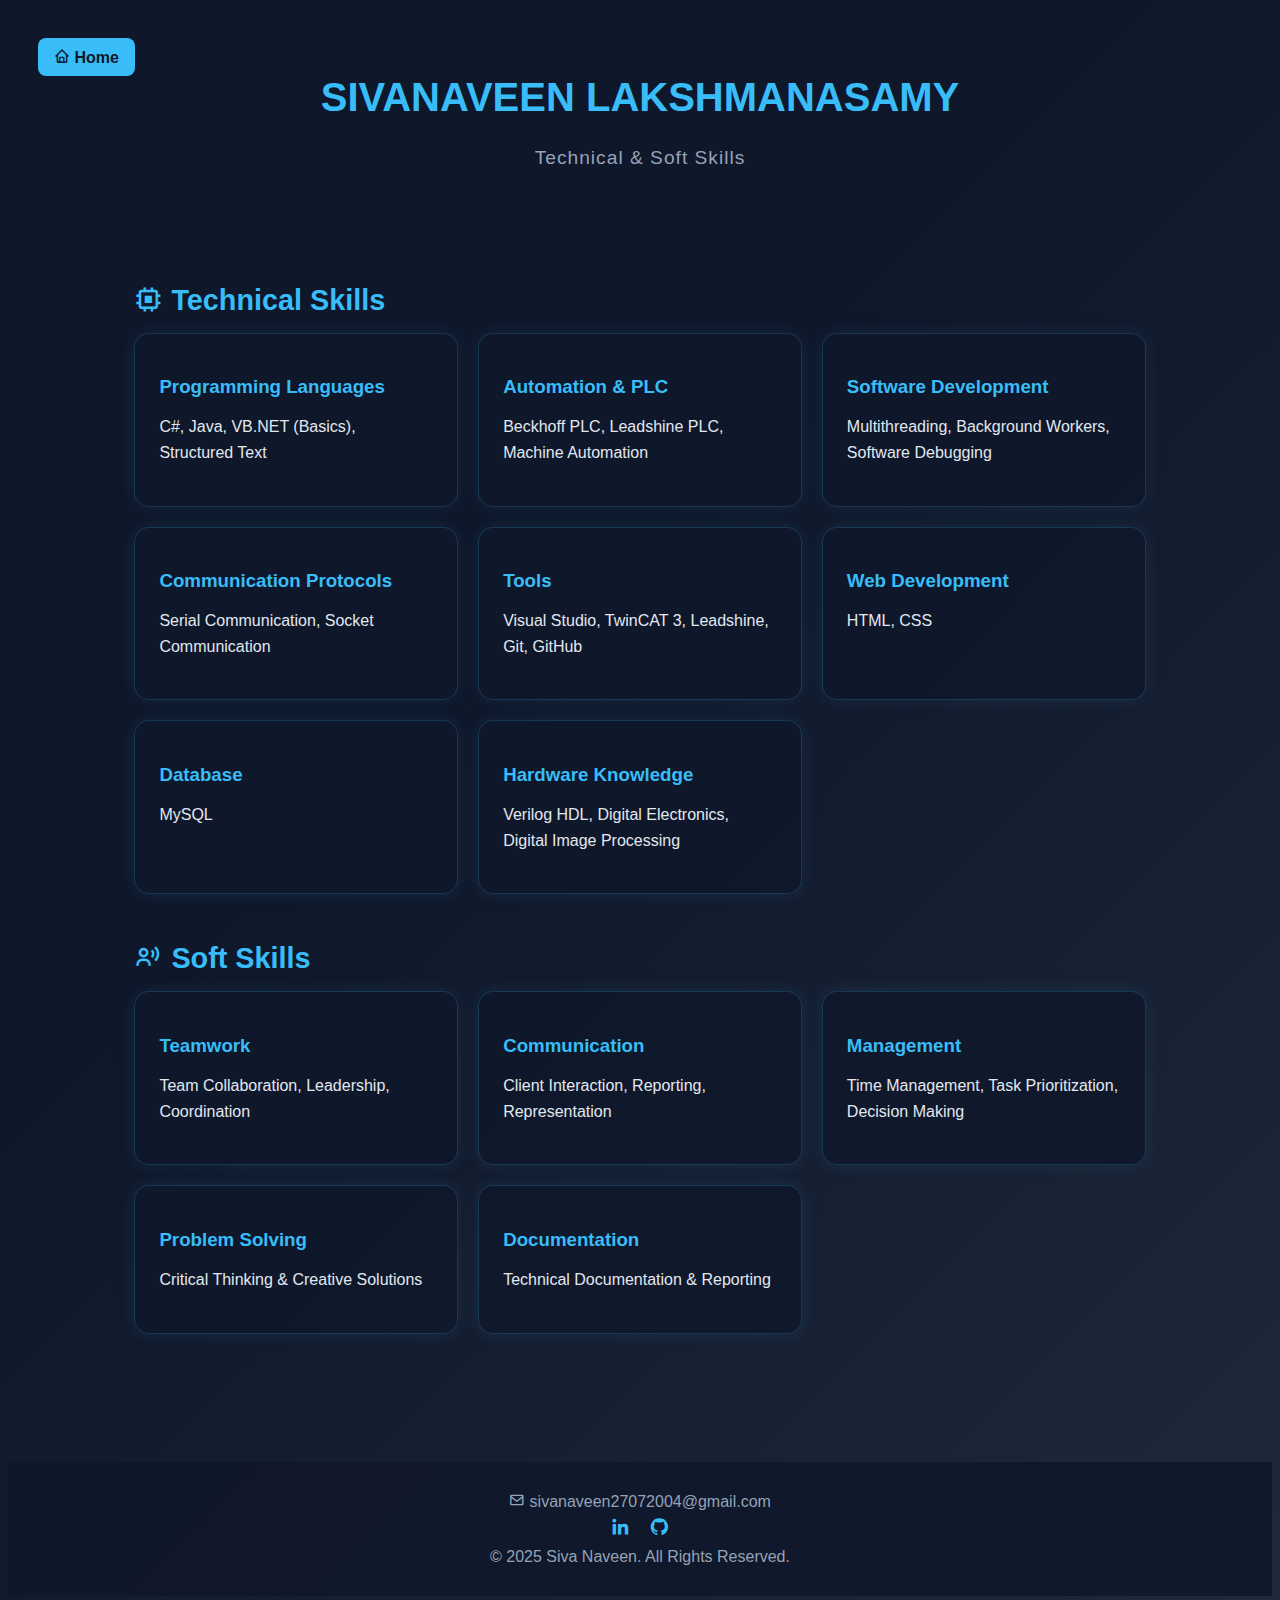
<file: skills.html>
<!DOCTYPE html>
<html lang="en">
<head>
  <meta charset="UTF-8" />
  <meta name="viewport" content="width=device-width, initial-scale=1.0" />
  <title>Skills - Siva Naveen</title>
  <link rel="stylesheet" href="skills.css" />
  <link href="https://unpkg.com/boxicons@2.1.4/css/boxicons.min.css" rel="stylesheet" />
</head>

<body class="skills-page">

  <!-- HEADER -->
  <header class="skills-header">
    <a href="index.html" class="home-btn"><i class='bx bx-home'></i> Home</a>
    <h1 class="skills-name">SIVANAVEEN LAKSHMANASAMY</h1>
    <p class="skills-subtitle">Technical & Soft Skills</p>
  </header>

  <!-- SKILLS SECTION -->
  <section class="skills-section">

    <!-- TECHNICAL SKILLS -->
    <div class="skill-category">
      <h2><i class='bx bx-chip'></i> Technical Skills</h2>

      <div class="skills-grid">

        <div class="skill-card glow">
          <h3>Programming Languages</h3>
          <p>C#, Java, VB.NET (Basics), Structured Text</p>
        </div>

        <div class="skill-card glow">
          <h3>Automation & PLC</h3>
          <p>Beckhoff PLC, Leadshine PLC, Machine Automation</p>
        </div>

        <div class="skill-card glow">
          <h3>Software Development</h3>
          <p>Multithreading, Background Workers, Software Debugging</p>
        </div>

        <div class="skill-card glow">
          <h3>Communication Protocols</h3>
          <p>Serial Communication, Socket Communication</p>
        </div>

        <div class="skill-card glow">
          <h3>Tools</h3>
          <p>Visual Studio, TwinCAT 3, Leadshine, Git, GitHub</p>
        </div>

        <div class="skill-card glow">
          <h3>Web Development</h3>
          <p>HTML, CSS</p>
        </div>

        <div class="skill-card glow">
          <h3>Database</h3>
          <p>MySQL</p>
        </div>

        <div class="skill-card glow">
          <h3>Hardware Knowledge</h3>
          <p>Verilog HDL, Digital Electronics, Digital Image Processing</p>
        </div>

      </div>
    </div>

    <!-- SOFT SKILLS -->
    <div class="skill-category">
      <h2><i class='bx bx-user-voice'></i> Soft Skills</h2>

      <div class="skills-grid">

        <div class="skill-card soft">
          <h3>Teamwork</h3>
          <p>Team Collaboration, Leadership, Coordination</p>
        </div>

        <div class="skill-card soft">
          <h3>Communication</h3>
          <p>Client Interaction, Reporting, Representation</p>
        </div>

        <div class="skill-card soft">
          <h3>Management</h3>
          <p>Time Management, Task Prioritization, Decision Making</p>
        </div>

        <div class="skill-card soft">
          <h3>Problem Solving</h3>
          <p>Critical Thinking & Creative Solutions</p>
        </div>

        <div class="skill-card soft">
          <h3>Documentation</h3>
          <p>Technical Documentation & Reporting</p>
        </div>

      </div>
    </div>

  </section>

  <!-- FOOTER -->
  <footer class="footer">
    <div class="contact">
      <p><i class='bx bx-envelope'></i> sivanaveen27072004@gmail.com</p>
      <p>
        <a href="https://www.linkedin.com/in/sivanaveen" target="_blank"><i class='bx bxl-linkedin'></i></a>
        <a href="https://github.com/sivanaveen27072004" target="_blank"><i class='bx bxl-github'></i></a>
      </p>
    </div>
    <p class="copyright">© 2025 Siva Naveen. All Rights Reserved.</p>
  </footer>

</body>
</html>
</file>
<file: style.css>

</file>
<file: automation.css>
@import url('https://fonts.googleapis.com/css2?family=Poppins:wght@400;600;700&display=swap');

* {
  margin: 0;
  padding: 0;
  box-sizing: border-box;
}

.automation-page {
  font-family: 'Poppins', sans-serif;
  background: linear-gradient(135deg, #0f172a, #1e293b);
  color: #e2e8f0;
  min-height: 100vh;
}

/* BACKGROUND MOTION */
.bg-motion {
  position: fixed;
  inset: 0;
  background:
    radial-gradient(circle at 20% 30%, rgba(56,189,248,0.08), transparent 40%),
    radial-gradient(circle at 80% 70%, rgba(14,165,233,0.08), transparent 40%);
  animation: bgMove 12s infinite alternate ease-in-out;
  z-index: -1;
}

@keyframes bgMove {
  0% { background-position: 0% 0%; }
  100% { background-position: 100% 100%; }
}

/* HEADER */
.auto-header {
  text-align: center;
  padding: 3rem 1rem 2rem;
  position: relative;
}

.auto-header h1 {
  font-size: 2.6rem;
  color: #38bdf8;
}

.auto-header p {
  color: #94a3b8;
  font-size: 1.2rem;
  margin-top: 6px;
}

/* HOME BUTTON */
.home-btn {
  position: absolute;
  top: 25px;
  left: 25px;
  background: #38bdf8;
  color: #0f172a;
  padding: 0.6rem 1rem;
  border-radius: 8px;
  text-decoration: none;
  font-weight: 600;
  transition: 0.3s;
}

.home-btn:hover {
  background: #0ea5e9;
  transform: scale(1.05);
}

/* SECTION */
.automation-section {
  padding: 2.5rem 10%;
  display: grid;
  gap: 30px;
}

/* CARD */
.auto-card {
  background: rgba(15, 23, 42, 0.85);
  padding: 2rem;
  border-radius: 16px;
  border-left: 5px solid #38bdf8;
  box-shadow: 0 0 25px rgba(56,189,248,0.12);
  opacity: 0;
  transform: translateY(40px);
}

.auto-card.show {
  opacity: 1;
  transform: translateY(0);
  transition: all 0.8s ease;
}

.auto-card h3 {
  color: #38bdf8;
  font-size: 1.4rem;
  margin-bottom: 0.6rem;
  display: flex;
  align-items: center;
  gap: 10px;
}

.auto-card p {
  line-height: 1.75;
}

/* ICON ANIMATION */
.icon-animate {
  animation: pulse 2.5s infinite ease-in-out;
}

@keyframes pulse {
  0% { transform: scale(1); text-shadow: 0 0 6px rgba(56,189,248,0.4); }
  50% { transform: scale(1.15); text-shadow: 0 0 18px rgba(56,189,248,0.9); }
  100% { transform: scale(1); }
}

.gear {
  animation: rotate 6s linear infinite;
}

@keyframes rotate {
  from { transform: rotate(0deg); }
  to { transform: rotate(360deg); }
}

/* CONTACT */
.contact {
  text-align: center;
  padding: 3rem 1rem;
  background: #0f172a;
  margin-top: 3rem;
}

.contact h2 {
  color: #38bdf8;
  margin-bottom: 1.5rem;
}

.contact-links {
  display: flex;
  justify-content: center;
  gap: 1.5rem;
  flex-wrap: wrap;
}

.contact-links a {
  background: #1e293b;
  padding: 0.8rem 1.3rem;
  border-radius: 8px;
  text-decoration: none;
  color: #38bdf8;
  transition: 0.3s;
}

.contact-links a:hover {
  background: #334155;
}

/* FOOTER */
footer {
  background: #1e293b;
  text-align: center;
  padding: 1rem;
  color: #94a3b8;
  font-size: 0.9rem;
}

/* RESPONSIVE */
@media (max-width: 768px) {
  .automation-section {
    padding: 2rem 6%;
  }

  .auto-header h1 {
    font-size: 1.9rem;
  }

  .home-btn {
    top: 15px;
    left: 15px;
    padding: 0.5rem 0.8rem;
    font-size: 0.85rem;
  }

  .contact-links {
    flex-direction: column;
  }
}
</file>
<file: cubesat.css>
@import url('https://fonts.googleapis.com/css2?family=Poppins:wght@400;600;700&display=swap');

* {
  margin: 0;
  padding: 0;
  box-sizing: border-box;
}

body {
  font-family: 'Poppins', sans-serif;
  background: linear-gradient(135deg, #0f172a, #1e3a8a);
  color: #e2e8f0;
}

/* HEADER */
.project-header {
  text-align: center;
  padding: 3rem 1rem 2rem;
  position: relative;
}

.project-header h1 {
  font-size: 2.6rem;
  color: #38bdf8;
}

.subtitle {
  font-size: 1.2rem;
  color: #94a3b8;
  margin-top: 0.4rem;
}

.home-btn {
  position: absolute;
  top: 25px;
  left: 25px;
  background: #38bdf8;
  color: #0f172a;
  padding: 0.6rem 1rem;
  border-radius: 8px;
  font-weight: 600;
  text-decoration: none;
  transition: 0.3s;
}

.home-btn:hover {
  background: #0ea5e9;
  transform: scale(1.05);
}

/* DESCRIPTION */
.project-description,
.use-cases {
  padding: 2.5rem 10%;
}

.project-description h2,
.use-cases h2 {
  color: #38bdf8;
  margin-bottom: 1rem;
}

.project-description p {
  line-height: 1.8;
  margin-bottom: 1rem;
}

.use-cases ul {
  list-style: none;
  padding-left: 0;
}

.use-cases li {
  margin-bottom: 0.8rem;
  padding-left: 1.5rem;
  position: relative;
}

.use-cases li::before {
  content: "➤";
  position: absolute;
  left: 0;
  color: #38bdf8;
}

/* RESOURCES */
.cubesat-resources {
  padding: 3rem 8%;
  text-align: center;
}

.section-title {
  font-size: 2rem;
  color: #38bdf8;
  margin-bottom: 40px;
}

.resource-grid {
  display: grid;
  grid-template-columns: repeat(auto-fit, minmax(260px, 1fr));
  gap: 25px;
}

.resource-card {
  background: linear-gradient(145deg, #0b1d3a, #0f2a4d);
  border-radius: 16px;
  padding: 25px;
  box-shadow: 0 10px 30px rgba(0,0,0,0.4);
  transition: all 0.35s ease;
  position: relative;
  overflow: hidden;
}

.resource-card::before {
  content: "";
  position: absolute;
  inset: 0;
  background: linear-gradient(120deg, transparent, rgba(56,189,248,0.2), transparent);
  transform: translateX(-100%);
  transition: 0.6s;
}

.resource-card:hover::before {
  transform: translateX(100%);
}

.resource-card:hover {
  transform: translateY(-10px) scale(1.02);
  box-shadow: 0 18px 45px rgba(56,189,248,0.3);
}

.resource-card h3 {
  margin-bottom: 10px;
}

.resource-card p {
  font-size: 0.95rem;
  margin-bottom: 20px;
}

.resource-btn {
  display: inline-block;
  padding: 10px 22px;
  border-radius: 25px;
  background: #38bdf8;
  color: #0f172a;
  font-weight: 600;
  text-decoration: none;
  transition: 0.3s;
}

.resource-btn:hover {
  background: #0ea5e9;
  transform: scale(1.05);
}

/* CONTACT */
.contact {
  background: #0f172a;
  padding: 3rem 1rem;
  text-align: center;
}

.contact h2 {
  color: #38bdf8;
  margin-bottom: 1.5rem;
}

.contact-links {
  display: flex;
  justify-content: center;
  gap: 1.5rem;
  flex-wrap: wrap;
}

.contact-links a {
  background: #1e293b;
  padding: 0.8rem 1.2rem;
  border-radius: 8px;
  color: #38bdf8;
  text-decoration: none;
  transition: 0.3s;
}

.contact-links a:hover {
  background: #334155;
}

/* FOOTER */
footer {
  background: #1e293b;
  text-align: center;
  padding: 1rem;
  color: #94a3b8;
  font-size: 0.9rem;
}

/* MOBILE */
@media (max-width: 768px) {
  .project-header h1 {
    font-size: 1.8rem;
  }

  .project-description,
  .use-cases {
    padding: 2rem 6%;
  }

  .home-btn {
    top: 15px;
    left: 15px;
    font-size: 0.85rem;
  }
}
</file>
<file: education.css>
@import url('https://fonts.googleapis.com/css2?family=Poppins:wght@400;600;700&display=swap');

* {
  margin: 0;
  padding: 0;
  box-sizing: border-box;
}

.education-page {
  font-family: 'Poppins', sans-serif;
  background: linear-gradient(135deg, #0f172a, #1e293b);
  color: #e2e8f0;
  min-height: 100vh;
}

/* HEADER */
.edu-header {
  text-align: center;
  padding: 2.5rem 1rem;
  position: relative;
}

.edu-name {
  font-size: 2.5rem;
  font-weight: 800;
  color: #38bdf8;
}

.edu-subtitle {
  color: #94a3b8;
  font-size: 1.2rem;
  margin-top: 5px;
}

/* HOME BUTTON (EXACT EXPERIENCE STYLE) */
.home-btn {
  position: absolute;
  left: 30px;
  top: 30px;
  background: #38bdf8;
  color: #0f172a;
  padding: 0.6rem 1rem;
  border-radius: 8px;
  text-decoration: none;
  font-weight: 600;
  transition: 0.3s;
}
.home-btn:hover {
  background: #0ea5e9;
  transform: scale(1.05);
}

/* DESKTOP TABLE */
.education-section {
  padding: 2rem 10%;
}

.education-table {
  width: 100%;
  border-collapse: collapse;
  background: rgba(15, 23, 42, 0.9);
  border-radius: 14px;
  overflow: hidden;
}

.education-table th,
.education-table td {
  padding: 1rem;
  text-align: center;
}

.education-table thead {
  background: #1e293b;
}

.education-table th {
  color: #38bdf8;
}

.education-table tbody tr {
  border-bottom: 1px solid rgba(56,189,248,0.15);
}

.education-table tbody tr:hover {
  background: rgba(56,189,248,0.08);
}

/* MOBILE CARDS */
.edu-card {
  background: rgba(15, 23, 42, 0.9);
  border-left: 4px solid #38bdf8;
  padding: 1.5rem;
  border-radius: 14px;
  margin-bottom: 1.5rem;
  box-shadow: 0 0 20px rgba(56,189,248,0.15);
}

.edu-card h3 {
  color: #38bdf8;
  margin-bottom: 0.6rem;
}

/* CONTACT */
.contact {
  background: #0f172a;
  text-align: center;
  padding: 3rem 1rem;
}

.contact h2 {
  color: #38bdf8;
  margin-bottom: 1.5rem;
}

.contact-links {
  display: flex;
  justify-content: center;
  gap: 1.5rem;
  flex-wrap: wrap;
}

.contact-links a {
  background: #1e293b;
  padding: 0.8rem 1.2rem;
  border-radius: 8px;
  color: #38bdf8;
  text-decoration: none;
  transition: 0.3s;
}

.contact-links a:hover {
  background: #334155;
}

/* FOOTER */
footer {
  background: #1e293b;
  text-align: center;
  padding: 1rem;
  color: #94a3b8;
}

/* RESPONSIVE */
.desktop-only {
  display: block;
}
.mobile-only {
  display: none;
}

@media (max-width: 768px) {
  .edu-name {
    font-size: 1.9rem;
  }

  .home-btn {
    top: 15px;
    left: 15px;
    font-size: 0.85rem;
  }

  .education-section {
    padding: 1.5rem 6%;
  }

  .desktop-only {
    display: none;
  }

  .mobile-only {
    display: block;
  }

  .contact-links {
    flex-direction: column;
  }
}
</file>
<file: experience.css>
/* ================================
   GLOBAL
================================ */
* {
  margin: 0;
  padding: 0;
  box-sizing: border-box;
}

body {
  font-family: 'Poppins', sans-serif;
  background: linear-gradient(135deg, #0f172a 40%, #1e293b 100%);
  color: #e2e8f0;
  min-height: 100vh;
}

/* ================================
   HEADER
================================ */
.edu-header {
  text-align: center;
  padding: 2.5rem 1rem 2rem;
}

.edu-header .name {
  font-size: 2.6rem;
  font-weight: 800;
  color: #38bdf8;
}

.edu-header .subtitle {
  font-size: 1.2rem;
  color: #94a3b8;
  margin-top: 6px;
  letter-spacing: 1px;
}

/* ================================
   HOME BUTTON
================================ */
.home-btn-container {
  position: absolute;
  top: 25px;
  left: 25px;
}

.home-btn {
  background: #38bdf8;
  color: #0f172a;
  padding: 0.6rem 1rem;
  border-radius: 8px;
  font-weight: 600;
  text-decoration: none;
  transition: 0.3s ease;
}

.home-btn:hover {
  background: #0ea5e9;
  transform: scale(1.05);
}

/* ================================
   EDUCATION SECTION
================================ */
.education-section {
  padding: 2.5rem 10%;
  width: 100%;
}

/* ================================
   TABLE (DESKTOP)
================================ */
.education-table {
  width: 100%;
  border-collapse: collapse;
  background: rgba(15, 23, 42, 0.9);
  border-radius: 14px;
  overflow: hidden;
  box-shadow: 0 0 25px rgba(56, 189, 248, 0.12);
}

.education-table thead {
  background: rgba(30, 41, 59, 0.95);
}

.education-table th,
.education-table td {
  padding: 1rem;
  text-align: center;
  font-size: 0.95rem;
}

.education-table th {
  color: #38bdf8;
  font-weight: 600;
  letter-spacing: 0.5px;
}

.education-table td {
  color: #e2e8f0;
  border-top: 1px solid rgba(56, 189, 248, 0.15);
}

.education-table tbody tr:hover {
  background: rgba(56, 189, 248, 0.06);
}

/* ================================
   FOOTER (INDEX MATCH)
================================ */
footer {
  background: #1e293b;
  padding: 1.2rem 0;
  text-align: center;
  font-size: 0.9rem;
  color: #94a3b8;
  margin-top: 3rem;
}

/* ================================
   RESPONSIVE (TABLE → CARDS)
================================ */
@media (max-width: 900px) {

  .education-section {
    padding: 2rem 5%;
  }

  .edu-header .name {
    font-size: 2rem;
  }

  .edu-header .subtitle {
    font-size: 1rem;
  }

  /* Hide table header */
  .education-table thead {
    display: none;
  }

  /* Convert rows to cards */
  .education-table,
  .education-table tbody,
  .education-table tr,
  .education-table td {
    display: block;
    width: 100%;
  }

  .education-table tr {
    background: rgba(15, 23, 42, 0.9);
    margin-bottom: 1.5rem;
    border-radius: 14px;
    padding: 1rem;
    box-shadow: 0 0 20px rgba(56, 189, 248, 0.15);
  }

  .education-table td {
    text-align: left;
    padding: 0.6rem 0;
    border: none;
    font-size: 0.95rem;
  }

  .education-table td::before {
    content: attr(data-label);
    font-weight: 600;
    color: #38bdf8;
    display: block;
    margin-bottom: 0.2rem;
  }
}

/* ================================
   SMALL MOBILE
================================ */
@media (max-width: 480px) {

  .home-btn-container {
    top: 15px;
    left: 15px;
  }

  .home-btn {
    padding: 0.45rem 0.7rem;
    font-size: 0.85rem;
  }

  .edu-header .name {
    font-size: 1.7rem;
  }
}
</file>
<file: projects.css>
.projects-page {
  font-family: 'Poppins', sans-serif;
  background: linear-gradient(135deg, #0f172a, #1e293b);
  color: #e2e8f0;
}

/* HEADER */
.proj-header {
  text-align: center;
  padding: 2.5rem 1rem;
  position: relative;
}

.proj-name {
  font-size: 2.4rem;
  font-weight: 800;
  color: #38bdf8;
}

.proj-subtitle {
  color: #94a3b8;
}

/* HOME */
.home-btn {
  position: absolute;
  top: 25px;
  left: 25px;
  background: #38bdf8;
  color: #0f172a;
  padding: 0.6rem 1rem;
  border-radius: 8px;
  text-decoration: none;
  font-weight: 600;
}

/* SECTION */
.projects-section {
  padding: 2rem 10%;
}

.section-title {
  color: #38bdf8;
  font-size: 1.8rem;
  margin: 2.5rem 0 1.2rem;
}

/* PROJECT CARD */
.project-card {
  background: rgba(15, 23, 42, 0.9);
  padding: 1.6rem;
  border-radius: 15px;
  border-left: 4px solid #38bdf8;
  margin-bottom: 1.5rem;
  transition: 0.3s;
}

.project-card:hover {
  transform: translateY(-6px);
  box-shadow: 0 0 25px rgba(56,189,248,0.25);
}

/* BUTTONS */
.btn {
  display: inline-block;
  margin-top: 1rem;
  padding: 0.6rem 1.2rem;
  border-radius: 6px;
  text-decoration: none;
  font-weight: 600;
}

.primary {
  background: #38bdf8;
  color: #0f172a;
}

.secondary {
  background: #1e293b;
  color: #38bdf8;
}

/* CONTACT */
.contact {
  text-align: center;
  padding: 3rem 1rem;
}

.contact-links {
  display: flex;
  justify-content: center;
  gap: 1.2rem;
  flex-wrap: wrap;
}

.contact-links a {
  background: #1e293b;
  padding: 0.8rem 1.3rem;
  border-radius: 8px;
  color: #38bdf8;
  text-decoration: none;
}

/* FOOTER */
footer {
  background: #1e293b;
  text-align: center;
  padding: 1rem;
  color: #94a3b8;
}

/* MOBILE */
@media (max-width: 768px) {
  .projects-section {
    padding: 1.5rem;
  }
  .home-btn {
    top: 15px;
    left: 15px;
  }
}
</file>
<file: skills.css>
/* SKILLS PAGE */
.skills-page {
  background: linear-gradient(135deg, #0f172a 40%, #1e293b 100%);
  color: #e2e8f0;
  font-family: 'Poppins', sans-serif;
}

/* HEADER */
.skills-header {
  text-align: center;
  padding: 2.5rem 1rem;
  position: relative;
}

.skills-name {
  font-size: 2.5rem;
  font-weight: 800;
  color: #38bdf8;
}

.skills-subtitle {
  font-size: 1.2rem;
  color: #94a3b8;
  margin-top: 5px;
  letter-spacing: 1px;
}

/* HOME BUTTON */
.home-btn {
  position: absolute;
  left: 30px;
  top: 30px;
  background: #38bdf8;
  color: #0f172a;
  padding: 0.6rem 1rem;
  border-radius: 8px;
  text-decoration: none;
  font-weight: 600;
  transition: 0.3s;
}
.home-btn:hover {
  background: #0ea5e9;
  transform: scale(1.05);
}

/* SKILL SECTION */
.skills-section {
  padding: 2rem 10%;
}

.skill-category h2 {
  font-size: 1.8rem;
  color: #38bdf8;
  margin-bottom: 1rem;
  display: flex;
  align-items: center;
  gap: 8px;
}

/* GRID */
.skills-grid {
  display: grid;
  grid-template-columns: repeat(auto-fit, minmax(260px, 1fr));
  gap: 20px;
  margin-bottom: 3rem;
}

/* SKILL CARD */
.skill-card {
  background: rgba(15, 23, 42, 0.85);
  padding: 1.5rem;
  border-radius: 15px;
  border: 1px solid rgba(56, 189, 248, 0.2);
  transition: 0.3s;
  box-shadow: 0 0 18px rgba(56, 189, 248, 0.1);
}

.skill-card h3 {
  color: #38bdf8;
  margin-bottom: 8px;
}

.skill-card p {
  color: #e2e8f0;
  line-height: 1.6;
}

/* GLOW (TECHNICAL SKILLS) */
.glow:hover {
  transform: translateY(-6px);
  box-shadow: 0 0 25px rgba(56, 189, 248, 0.35);
}

/* SOFT SKILLS */
.soft:hover {
  transform: translateY(-6px);
  box-shadow: 0 0 25px rgba(248, 150, 56, 0.35);
  border-color: #f89638;
}

/* FOOTER */
.footer {
  background: rgba(15, 23, 42, 0.9);
  text-align: center;
  padding: 1.5rem;
  margin-top: 3rem;
}

.footer a {
  color: #38bdf8;
  margin: 0 0.4rem;
  font-size: 1.3rem;
  transition: 0.3s;
}

.footer a:hover {
  color: #0ea5e9;
}

.footer p {
  margin: 0.4rem 0;
  color: #94a3b8;
}
</file>
